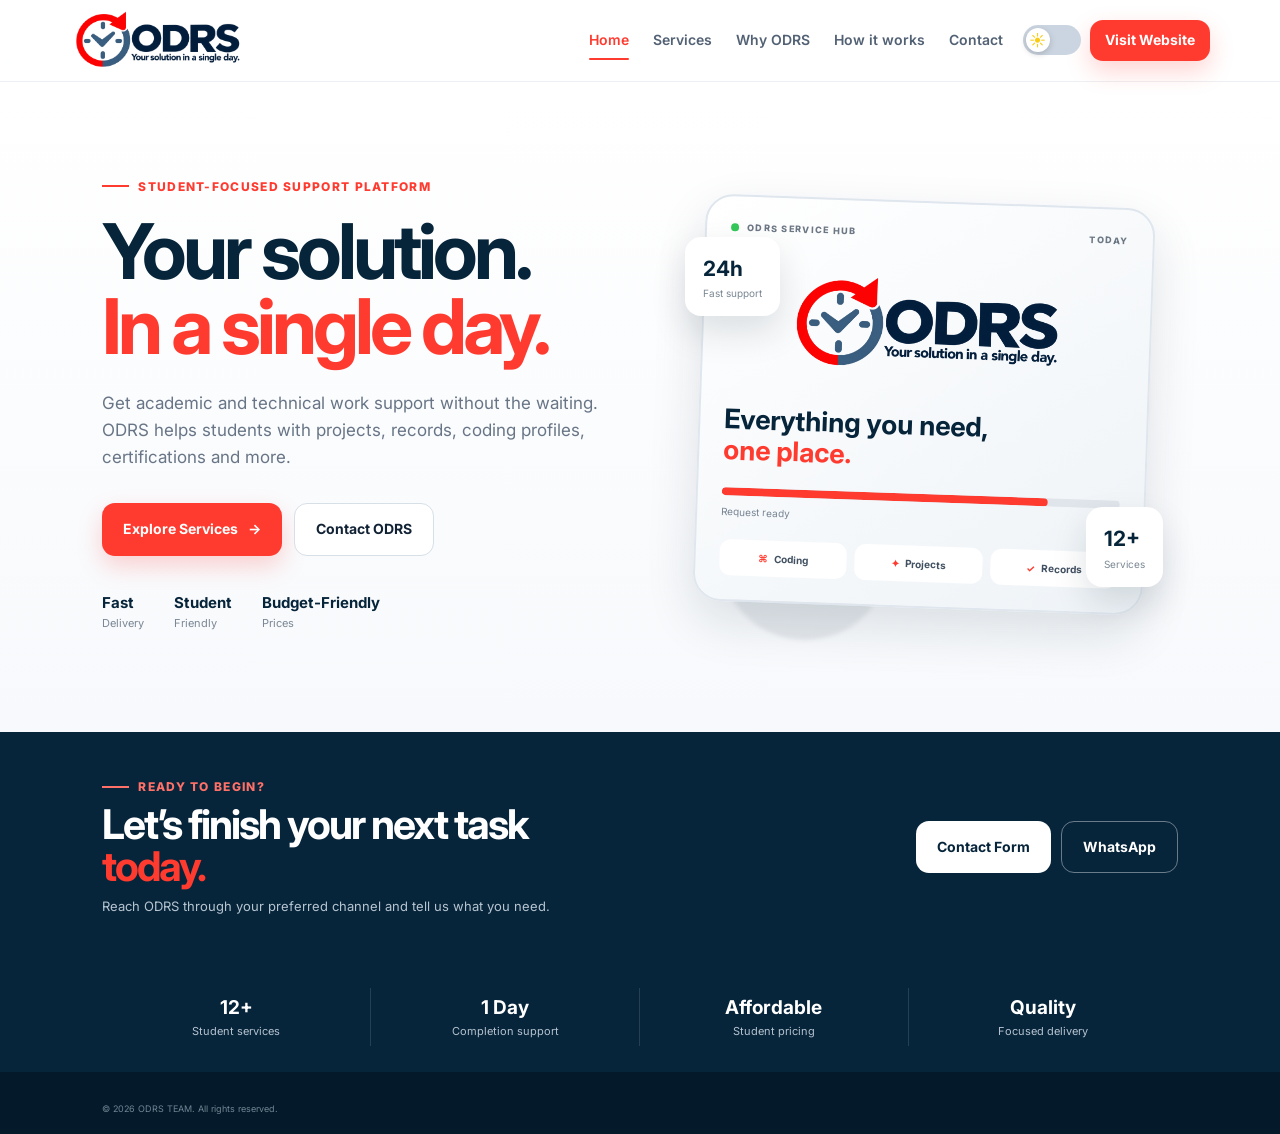
<file: index.html>
<!DOCTYPE html>
<html lang="en">
<head>
  <meta charset="UTF-8" />
  <meta name="viewport" content="width=device-width, initial-scale=1.0" />
  <meta name="description" content="ODRS Team — fast, affordable academic and technical support for students." />
  <title>ODRS TEAM | Home</title>
  <link rel="icon" href="favicon.ico" />
  <link rel="preconnect" href="https://fonts.googleapis.com">
  <link rel="preconnect" href="https://fonts.gstatic.com" crossorigin>
  <link href="https://fonts.googleapis.com/css2?family=Inter:wght@400;500;600;700;800&display=swap" rel="stylesheet">
  <link rel="stylesheet" href="landing.css" />
</head>
<body>
<!-- ODRS OFFICE CLOSED NOTICE -->
<script>
  const SHOW_ODRS_CLOSED_NOTICE = false;
</script>

<div id="odrsClosedNotice" class="odrs-closed-notice"
     style="display: none;">

  <div class="odrs-closed-content">
    <h1>ODRS OFFICE CLOSED</h1>

    <p>Our office is temporarily closed.</p>

    <img
      src="ODRS Office Closed Sign.png"
      alt="ODRS Office Closed Sign"
      class="odrs-closed-image"
    >

    <p class="odrs-closed-message">
      Thank you for your understanding.
    </p>
  </div>

</div>

<script>
  if (SHOW_ODRS_CLOSED_NOTICE) {
    document.getElementById("odrsClosedNotice").style.display = "flex";
  }
</script>
<!-- END -->
  
  
  <header class="site-header" id="top">
    <a class="brand" href="index.html" aria-label="ODRS home">
      <img src="logo.png" id="headerLogo" alt="ODRS logo" />
    </a>

    <nav class="desktop-nav" aria-label="Main navigation">
      <a href="/services">Services</a>
      <a href="/why-odrs">Why ODRS</a>
      <a href="/how-it-works">How it works</a>
      <a href="/contact">Contact</a>
    </nav>

    <div class="header-actions">
      <!-- Dark Mode -->
      <button class="theme-toggle" id="themeToggle" aria-label="Toggle dark mode">
      <span class="toggle-circle"></span>
    </button>
      <!-- Login -->
      <a class="btn btn-primary btn-small"
         href="https://odrs-company-io.vercel.app/home">
         Visit Website
      </a>
      <!-- Mobile Menu -->
      <button class="menu-toggle" id="menuToggle" aria-label="Open menu">☰</button>
    </div>
  </header>

  <main>
    <section class="hero">
      <div class="hero-copy reveal">
        <div class="eyebrow"><span></span>Student-focused support platform</div>
        <h1>Your solution.<br><em>In a single day.</em></h1>
        <p>Get academic and technical work support without the waiting. ODRS helps students with projects, records, coding profiles, certifications and more.</p>

        <div class="hero-buttons">
          <a class="btn btn-primary" href="services.html">Explore Services <span>→</span></a>
          <a class="btn btn-ghost" href="contact.html">Contact ODRS</a>
        </div>

        <div class="trust-row">
          <div><strong>Fast</strong><span>Delivery</span></div>
          <div><strong>Student</strong><span>Friendly</span></div>
          <div><strong>Budget-Friendly</strong><span>Prices</span></div>
        </div>
      </div>

      <div class="hero-visual reveal">
        <div class="orb orb-one"></div>
        <div class="orb orb-two"></div>

        <div class="hero-card main-card">
          <div class="card-top">
            <span class="status-dot"></span>
            <span>ODRS SERVICE HUB</span>
            <span class="mini-date">TODAY</span>
          </div>

          <div class="hero-logo-wrap">
            <img src="logo.png" id="heroLogo" alt="ODRS" />
          </div>

          <h3>Everything you need,<br><span>one place.</span></h3>
          <div class="progress"><span style="width:82%"></span></div>
          <div class="progress-label"><span>Request ready</span><b>82%</b></div>

          <div class="mini-services">
            <div><span>⌘</span> Coding</div>
            <div><span>✦</span> Projects</div>
            <div><span>✓</span> Records</div>
          </div>
        </div>

        <div class="floating-card float-a">
          <b>24h</b>
          <span>Fast support</span>
        </div>

        <div class="floating-card float-b">
          <b>12+</b>
          <span>Services</span>
        </div>
      </div>
      
    </section>
    <section class="cta" id="contact">
      <div class="cta-inner reveal">
        <div>
          <div class="eyebrow"><span></span> Ready to begin?</div>
          <h2>Let’s finish your next task<br><em>today.</em></h2>
          <p>Reach ODRS through your preferred channel and tell us what you need.</p>
        </div>

        <div class="cta-actions">
          <a class="btn btn-white" href="https://odrs-contact-form.vercel.app/">Contact Form</a>
          <a class="btn btn-outline-white" href="https://wa.me/918940833101" target="_blank" rel="noopener noreferrer">WhatsApp</a>
        </div>
      </div>
    </section>
    
    <section class="stats-strip">
      <div><strong>12+</strong><span>Student services</span></div>
      <div><strong>1 Day</strong><span>Completion support</span></div>
      <div><strong>Affordable</strong><span>Student pricing</span></div>
      <div><strong>Quality</strong><span>Focused delivery</span></div>
    </section>
  </main>

  <footer class="footer">
    <p class="copyright">© 2026 ODRS TEAM. All rights reserved.</p>
  </footer>
  
  
  
<script src="script.js"></script>
</body>
</html>
</file>
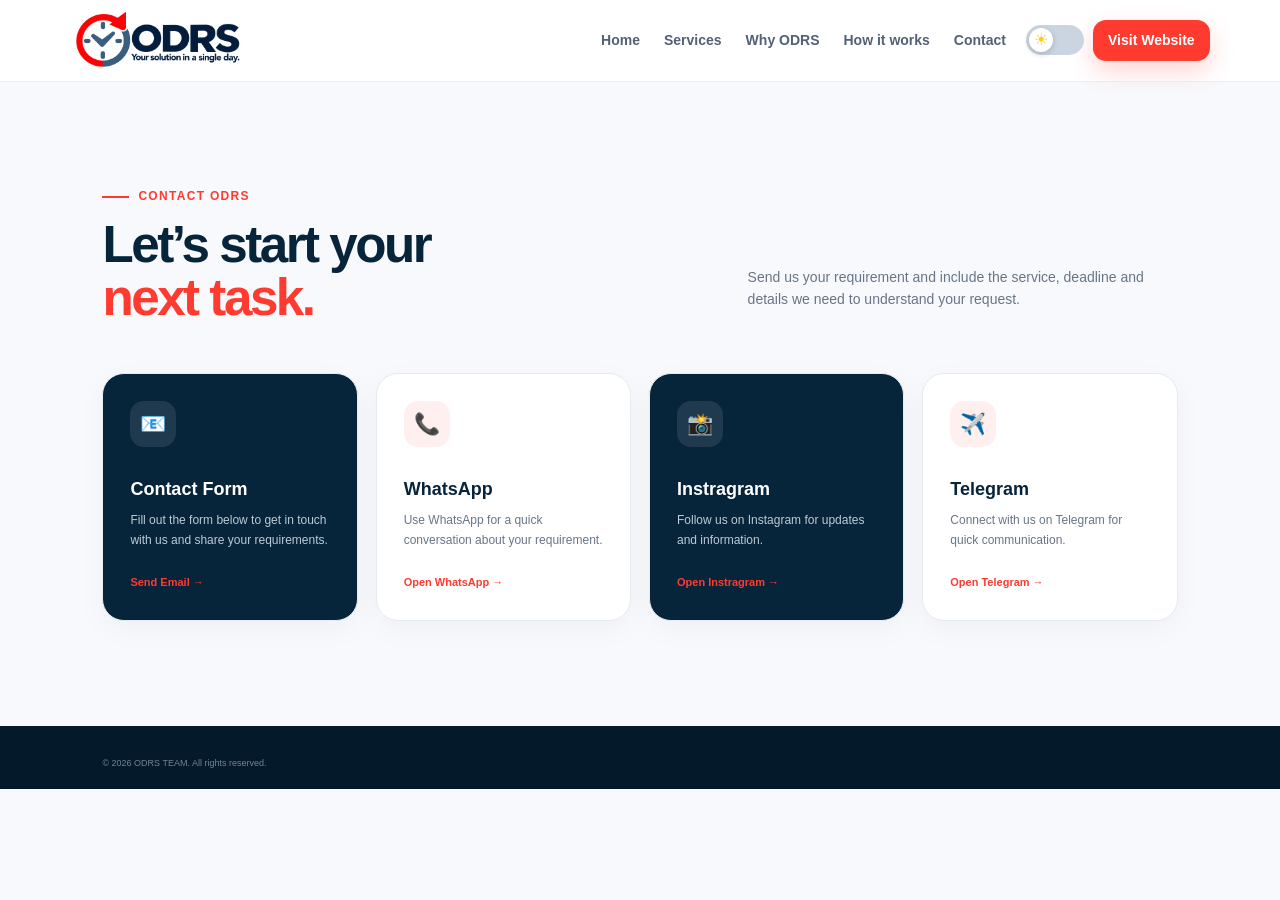
<file: contact.html>
<!DOCTYPE html>
<html lang="en">
<head><meta charset="UTF-8"/><meta name="viewport" content="width=device-width, initial-scale=1.0"/><meta name="description" content="Contact ODRS TEAM for student academic and technical support."/><title>ODRS TEAM | Contact</title><link rel="icon" href="favicon.ico"/><link rel="stylesheet" href="landing.css" /></head>
<body>
<header class="site-header" id="top">
  <a class="brand" href="index.html" aria-label="ODRS home">
    <img src="logo.png" id="headerLogo" alt="ODRS logo" />
  </a>
  <nav class="desktop-nav" aria-label="Main navigation">
    <a href="/services">Services</a>
    <a href="/why-odrs">Why ODRS</a>
    <a href="/how-it-works">How it works</a>
    <a href="/contact" aria-current="page">Contact</a>
  </nav><div class="header-actions">
    <button class="theme-toggle" id="themeToggle" aria-label="Toggle dark mode">
      <span class="toggle-circle"></span>
    </button>
    <a class="btn btn-primary btn-small" href="https://odrs-company-io.vercel.app/home">Visit Website</a>
    <button class="menu-toggle" id="menuToggle" aria-label="Open menu">☰</button>
  </div>
</header>
<main><section class="section"><div class="section-heading reveal"><div><div class="eyebrow"><span></span> Contact ODRS</div><h2>Let’s start your<br><em>next task.</em></h2></div><p>Send us your requirement and include the service, deadline and details we need to understand your request.</p></div>
<div class="service-grid"><article class="service-card featured reveal"><div class="service-icon">📧</div><h3>Contact Form</h3><p>Fill out the form below to get in touch with us and share your requirements.</p><a href="https://odrs-contact-form.vercel.app/">Send Email →</a></article><article class="service-card reveal"><div class="service-icon">📞</div><h3>WhatsApp</h3><p>Use WhatsApp for a quick conversation about your requirement.</p><a href="https://wa.me/918940833101" target="_blank">Open WhatsApp →</a></article><article class="service-card featured reveal"><div class="service-icon">📸</div><h3>Instragram</h3><p>Follow us on Instagram for updates and information.</p><a href="https://www.instagram.com/odrs._.company._?igsh=Y2Nidmp3eGxqczM2" target="_blank">Open Instragram →</a></article><article class="service-card reveal"><div class="service-icon">✈️</div><h3>Telegram</h3><p>Connect with us on Telegram for quick communication.</p><a href="https://t.me/Sethumadhavan505" target="_blank">Open Telegram →</a></article></div>
</section>
</main>
<footer class="footer"><p class="copyright">© 2026 ODRS TEAM. All rights reserved.</p></footer>

<script src="script.js"></script>
</body>
</html>
</file>
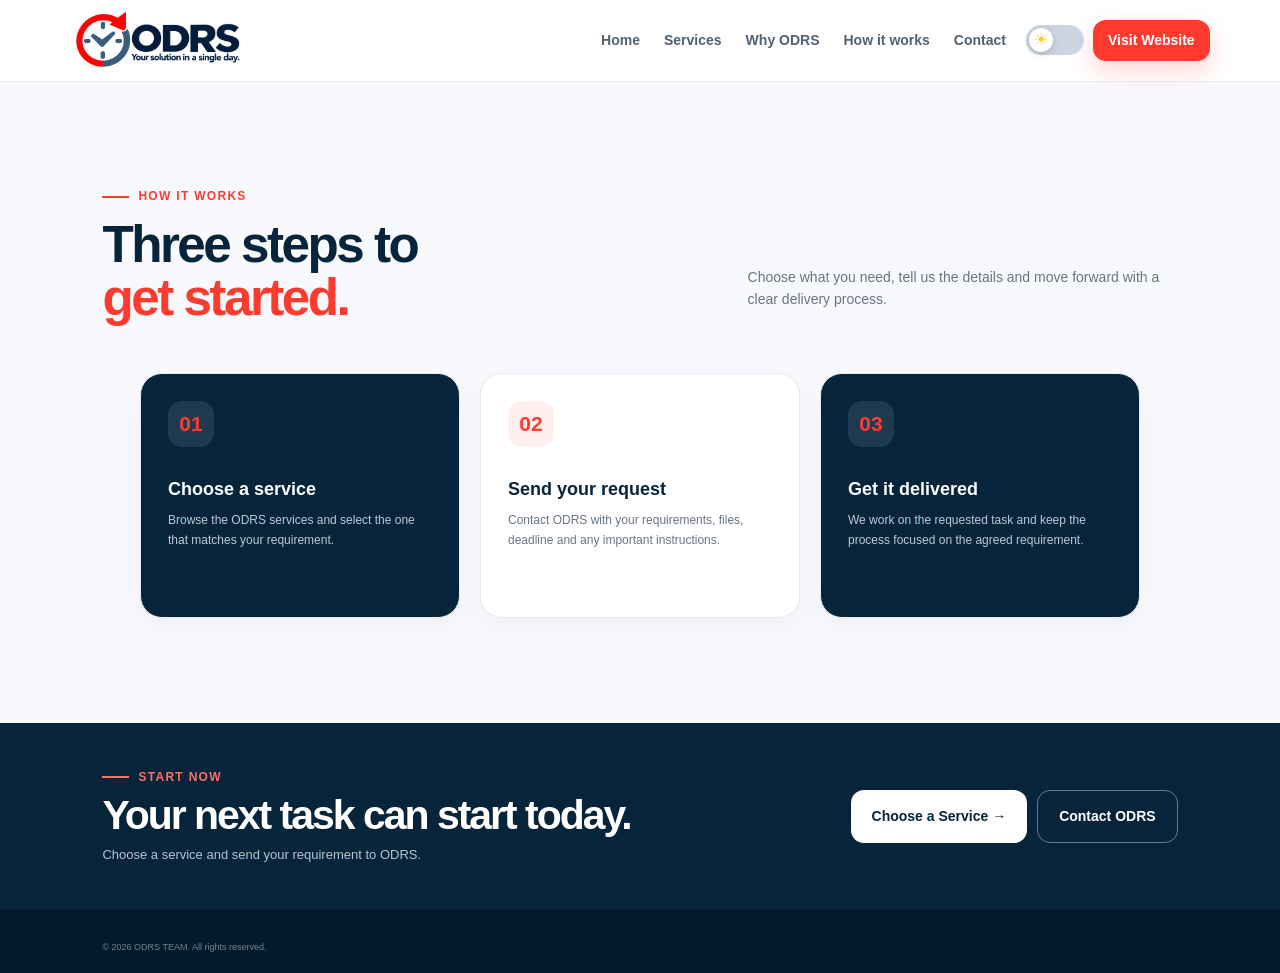
<file: how-it-works.html>
<!DOCTYPE html>
<html lang="en">
<head><meta charset="UTF-8"/><meta name="viewport" content="width=device-width, initial-scale=1.0"/><meta name="description" content="How ODRS works for students."/><title>ODRS TEAM | How it Works</title><link rel="icon" href="favicon.ico"/><link rel="stylesheet" href="landing.css" /></head>
<body>
<header class="site-header" id="top">
  <a class="brand" href="index.html" aria-label="ODRS home">
    <img src="logo.png" id="headerLogo" alt="ODRS logo" />
  </a>
  <nav class="desktop-nav" aria-label="Main navigation">
    <a href="/services">Services</a>
    <a href="/why-odrs">Why ODRS</a>
    <a href="/how-it-works" aria-current="page">How it works</a>
    <a href="/contact">Contact</a>
  </nav>
  <div class="header-actions">
    <button class="theme-toggle" id="themeToggle" aria-label="Toggle dark mode">
      <span class="toggle-circle"></span>
    </button>
    <a class="btn btn-primary btn-small" href="https://odrs-company-io.vercel.app/home">Visit Website</a>
    <button class="menu-toggle" id="menuToggle" aria-label="Open menu">☰</button>
  </div>
</header>
<main>
<section class="section"><div class="section-heading reveal"><div><div class="eyebrow"><span></span> How it works</div><h2>Three steps to<br><em>get started.</em></h2></div><p>Choose what you need, tell us the details and move forward with a clear delivery process.</p></div>  
<div class="steps"><article class="service-card featured reveal"><div class="service-icon">01</div><h3>Choose a service</h3><p>Browse the ODRS services and select the one that matches your requirement.</p></article><article class="service-card reveal"><div class="service-icon">02</div><h3>Send your request</h3><p>Contact ODRS with your requirements, files, deadline and any important instructions.</p></article><article class="service-card featured reveal"><div class="service-icon">03</div><h3>Get it delivered</h3><p>We work on the requested task and keep the process focused on the agreed requirement.</p></article></div></section>
<section class="cta"><div class="cta-inner reveal"><div><div class="eyebrow"><span></span> Start now</div><h2>Your next task can start today.</h2><p>Choose a service and send your requirement to ODRS.</p></div><div class="cta-actions"><a class="btn btn-white" href="services.html">Choose a Service →</a><a class="btn btn-outline-white" href="contact.html">Contact ODRS</a></div></div></section>
</main>
<footer class="footer"><p class="copyright">© 2026 ODRS TEAM. All rights reserved.</p></footer>

<script src="script.js"></script>
</body>
</html>
</file>
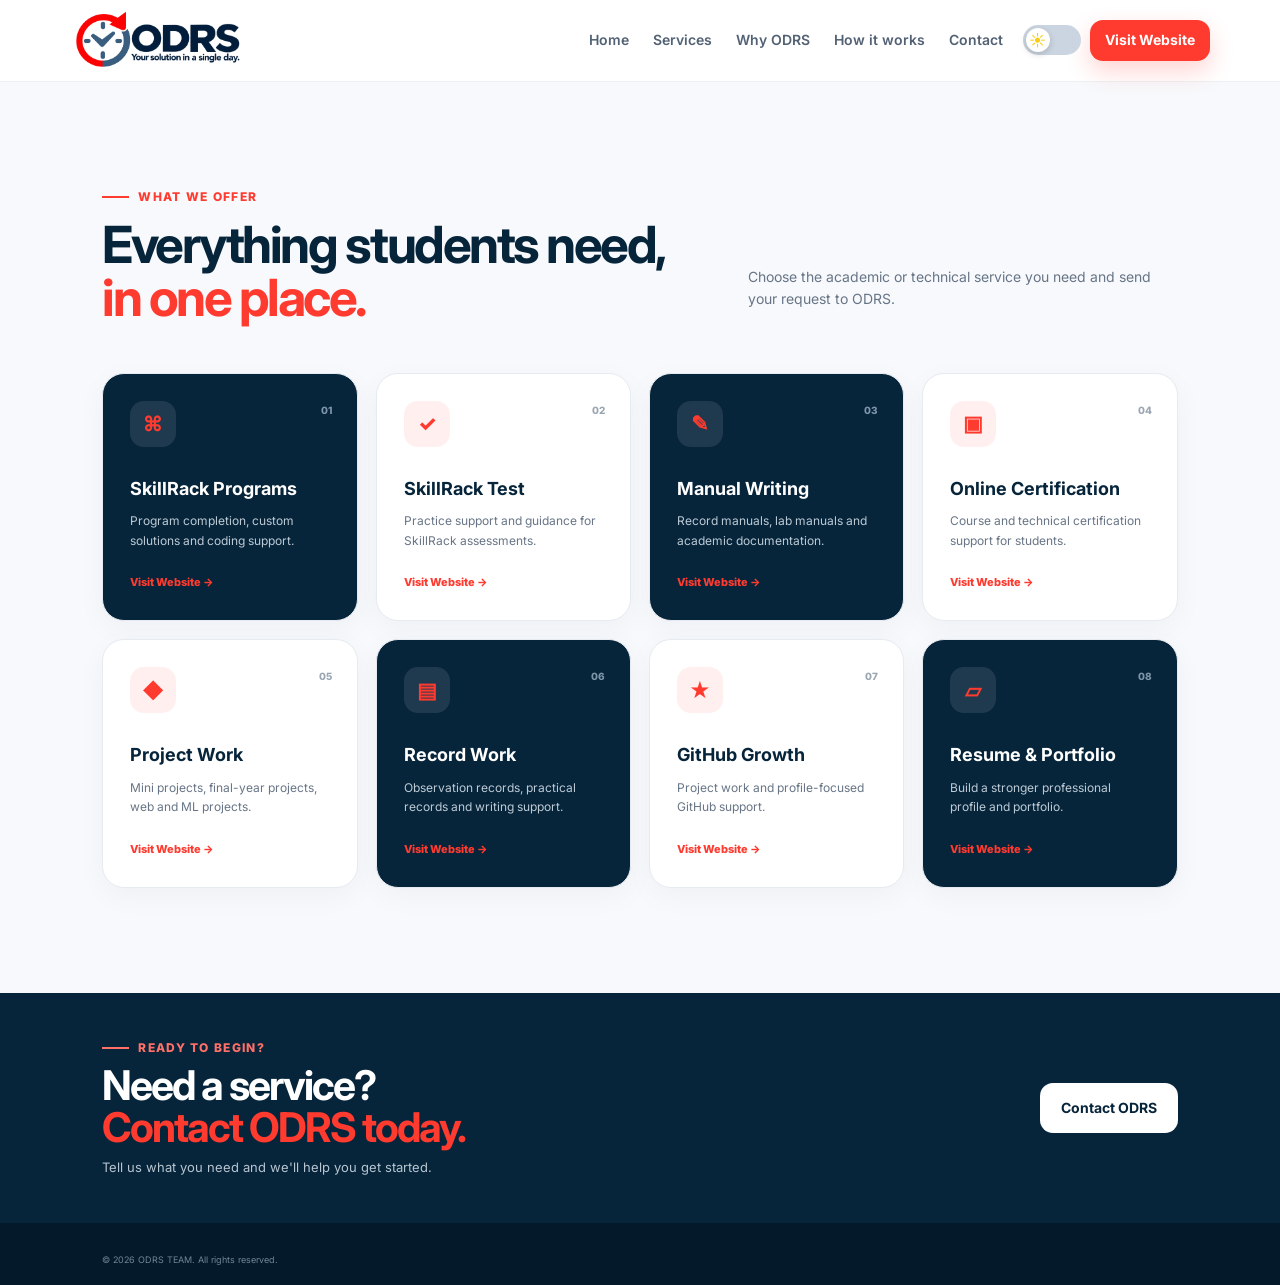
<file: services.html>
<!DOCTYPE html>
<html lang="en">
<head>
  <meta charset="UTF-8" />
  <meta name="viewport" content="width=device-width, initial-scale=1.0" />
  <meta name="description" content="ODRS Services — academic and technical support for students." />
  <title>ODRS TEAM | Services</title>
  <link rel="icon" href="favicon.ico" />
  <link rel="preconnect" href="https://fonts.googleapis.com">
  <link rel="preconnect" href="https://fonts.gstatic.com" crossorigin>
  <link href="https://fonts.googleapis.com/css2?family=Inter:wght@400;500;600;700;800&display=swap" rel="stylesheet">
  <link rel="stylesheet" href="landing.css" />
</head>
<body>
<header class="site-header" id="top">
  <a class="brand" href="index.html" aria-label="ODRS home">
    <img src="logo.png" id="headerLogo" alt="ODRS logo" />
  </a>
  <nav class="desktop-nav" aria-label="Main navigation">
    <a href="/services">Services</a>
    <a href="/why-odrs">Why ODRS</a>
    <a href="/how-it-works">How it works</a>
    <a href="/contact">Contact</a>
  </nav>
  <div class="header-actions">
    <button class="theme-toggle" id="themeToggle" aria-label="Toggle dark mode"><span class="toggle-circle"></span></button>
    <a class="btn btn-primary btn-small" href="https://odrs-company-io.vercel.app/home">Visit Website</a>
    <button class="menu-toggle" id="menuToggle" aria-label="Open menu">☰</button>
  </div>
</header>

<main>
<section class="section">
  <div class="section-heading reveal">
    <div>
      <div class="eyebrow"><span></span> What we offer</div>
      <h2>Everything students need,<br><em>in one place.</em></h2>
    </div>
    <p>Choose the academic or technical service you need and send your request to ODRS.</p>
  </div>

  <div class="service-grid">
    <article class="service-card featured reveal"><div class="service-icon">⌘</div><span class="service-no">01</span><h3>SkillRack Programs</h3><p>Program completion, custom solutions and coding support.</p><a href="https://odrs-company-io.vercel.app/home">Visit Website →</a></article>
    <article class="service-card reveal"><div class="service-icon">✓</div><span class="service-no">02</span><h3>SkillRack Test</h3><p>Practice support and guidance for SkillRack assessments.</p><a href="https://odrs-company-io.vercel.app/home">Visit Website →</a></article>
    <article class="service-card featured reveal"><div class="service-icon">✎</div><span class="service-no">03</span><h3>Manual Writing</h3><p>Record manuals, lab manuals and academic documentation.</p><a href="https://odrs-company-io.vercel.app/home">Visit Website →</a></article>
    <article class="service-card reveal"><div class="service-icon">▣</div><span class="service-no">04</span><h3>Online Certification</h3><p>Course and technical certification support for students.</p><a href="https://odrs-company-io.vercel.app/home">Visit Website →</a></article>
    <article class="service-card reveal"><div class="service-icon">◆</div><span class="service-no">05</span><h3>Project Work</h3><p>Mini projects, final-year projects, web and ML projects.</p><a href="https://odrs-company-io.vercel.app/home">Visit Website →</a></article>
    <article class="service-card featured reveal"><div class="service-icon">▤</div><span class="service-no">06</span><h3>Record Work</h3><p>Observation records, practical records and writing support.</p><a href="https://odrs-company-io.vercel.app/home">Visit Website →</a></article>
    <article class="service-card reveal"><div class="service-icon">★</div><span class="service-no">07</span><h3>GitHub Growth</h3><p>Project work and profile-focused GitHub support.</p><a href="https://odrs-company-io.vercel.app/home">Visit Website →</a></article>
    <article class="service-card featured reveal"><div class="service-icon">▱</div><span class="service-no">08</span><h3>Resume &amp; Portfolio</h3><p>Build a stronger professional profile and portfolio.</p><a href="https://odrs-company-io.vercel.app/home">Visit Website →</a></article>
  </div>
</section>

<section class="cta">
  <div class="cta-inner reveal">
    <div><div class="eyebrow"><span></span> Ready to begin?</div><h2>Need a service?<br><em>Contact ODRS today.</em></h2><p>Tell us what you need and we'll help you get started.</p></div>
    <div class="cta-actions"><a class="btn btn-white" href="contact.html">Contact ODRS</a></div>
  </div>
</section>
</main>

<footer class="footer">
  <p class="copyright">© 2026 ODRS TEAM. All rights reserved.</p>
</footer>

<script src="script.js"></script>
</body>
</html>
</file>
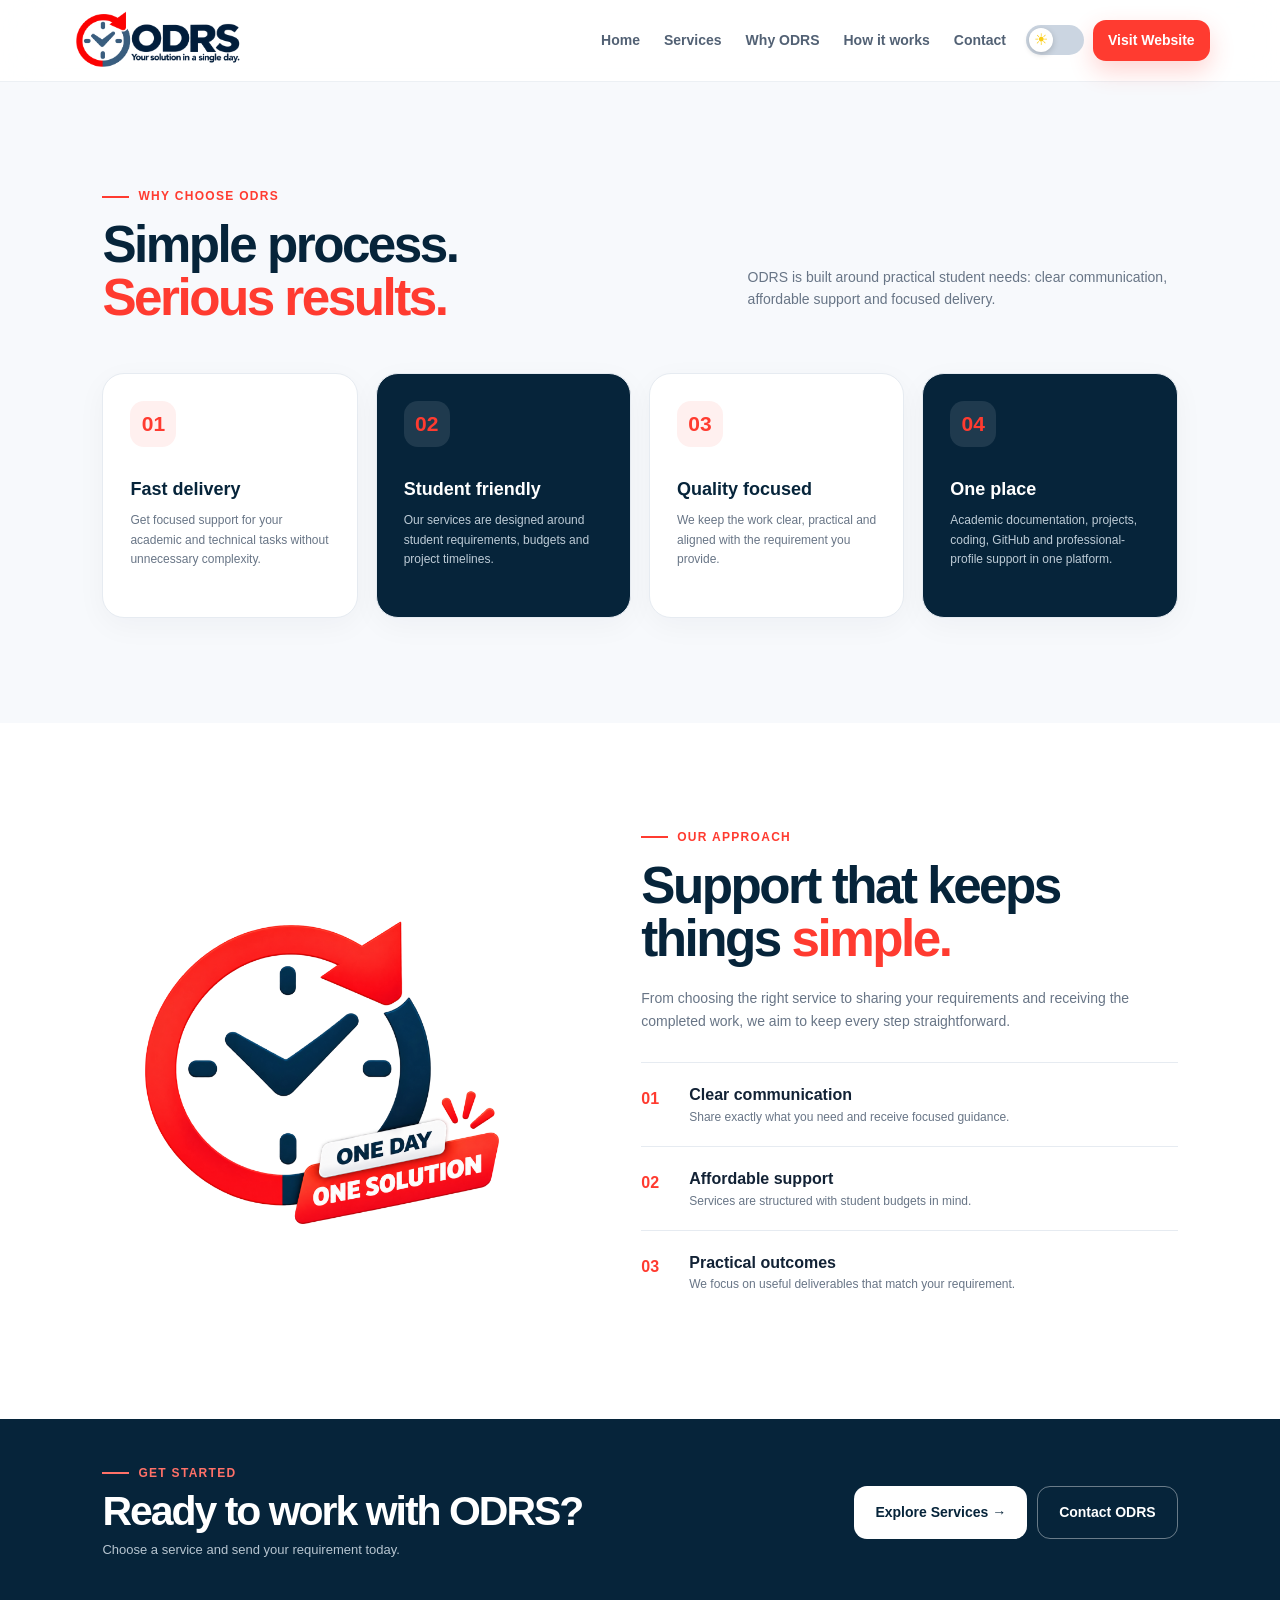
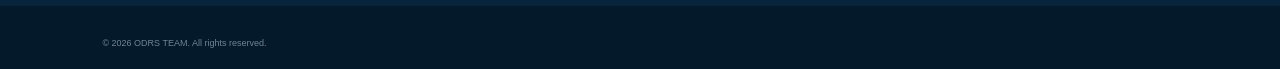
<file: why-odrs.html>
<!DOCTYPE html>
<html lang="en">
<head>
  <meta charset="UTF-8" />
  <meta name="viewport" content="width=device-width, initial-scale=1.0" />
  <meta name="description" content="Why choose ODRS for student academic and technical support." />
  <title>ODRS TEAM | Why ODRS</title>
  <link rel="icon" href="favicon.ico" />
  <link rel="stylesheet" href="landing.css" />
</head>
<body>
<header class="site-header" id="top">
  <a class="brand" href="index.html" aria-label="ODRS home">
    <img src="logo.png" id="headerLogo" alt="ODRS logo" />
  </a>
  <nav class="desktop-nav" aria-label="Main navigation">
    <a href="/services">Services</a>
    <a href="/why-odrs" aria-current="page">Why ODRS</a>
    <a href="/how-it-works">How it works</a>
    <a href="/contact">Contact</a>
  </nav>
  <div class="header-actions">
    <button class="theme-toggle" id="themeToggle" aria-label="Toggle dark mode">
      <span class="toggle-circle"></span>
    </button>
    <a class="btn btn-primary btn-small" href="https://odrs-company-io.vercel.app/home">Visit Website</a>
    <button class="menu-toggle" id="menuToggle" aria-label="Open menu">☰</button>
  </div>
</header>
<main>
<section class="section">
  <div class="section-heading reveal"><div><div class="eyebrow"><span></span> Why choose ODRS</div><h2>Simple process.<br><em>Serious results.</em></h2></div><p>ODRS is built around practical student needs: clear communication, affordable support and focused delivery.</p></div>
  <div class="service-grid">
    <article class="service-card reveal"><div class="service-icon">01</div><h3>Fast delivery</h3><p>Get focused support for your academic and technical tasks without unnecessary complexity.</p></article>
    <article class="service-card featured reveal"><div class="service-icon">02</div><h3>Student friendly</h3><p>Our services are designed around student requirements, budgets and project timelines.</p></article>
    <article class="service-card reveal"><div class="service-icon">03</div><h3>Quality focused</h3><p>We keep the work clear, practical and aligned with the requirement you provide.</p></article>
    <article class="service-card featured reveal"><div class="service-icon">04</div><h3>One place</h3><p>Academic documentation, projects, coding, GitHub and professional-profile support in one platform.</p></article>
  </div>
</section>
  
<section class="section why">
  <div class="why-visual">

  <img src="brand.png" id="whyLogo" alt="ODRS Logo" class="why-logo">

</div>
  <div class="why-copy reveal"><div class="eyebrow"><span></span> Our approach</div><h2>Support that keeps things <em>simple.</em></h2><p>From choosing the right service to sharing your requirements and receiving the completed work, we aim to keep every step straightforward.</p>
    <div class="benefits">
      <div class="benefit">
        <span>01</span>
        <div>
          <strong>Clear communication</strong>
          <p>Share exactly what you need and receive focused guidance.</p>
        </div>
      </div>
      <div class="benefit">
        <span>02</span>
        <div>
          <strong>Affordable support</strong>
          <p>Services are structured with student budgets in mind.</p>
        </div>
      </div>
      <div class="benefit">
        <span>03</span>
        <div>
          <strong>Practical outcomes</strong>
          <p>We focus on useful deliverables that match your requirement.</p>
        </div>
      </div>
    </div>
  </div>
</section>
<section class="cta"><div class="cta-inner reveal"><div><div class="eyebrow"><span></span> Get started</div><h2>Ready to work with ODRS?</h2><p>Choose a service and send your requirement today.</p></div><div class="cta-actions"><a class="btn btn-white" href="services.html">Explore Services →</a><a class="btn btn-outline-white" href="contact.html">Contact ODRS</a></div></div></section>
</main>
<footer class="footer"><p class="copyright">© 2026 ODRS TEAM. All rights reserved.</p></footer>

<script src="script.js"></script>
</body>
</html>
</file>
<file: landing.css>
:root {
  --navy: #06243a;
  --navy2: #0b314c;
  --red: #ff3b30;
  --red2: #ff5b52;
  --ink: #122235;
  --muted: #687586;
  --bg: #f7f9fc;
  --card: #fff;
  --line: #e6ebf1;
  --shadow: 0 22px 55px rgba(8, 31, 49, 0.11);
  --radius: 22px;
}

* {
  box-sizing: border-box;
}

html {
  scroll-behavior: smooth;
}

body {
  margin: 0;
  font-family: Inter, Arial, sans-serif;
  color: var(--ink);
  background: var(--bg);
  line-height: 1.6;
}

a {
  text-decoration: none;
  color: inherit;
}

button {
  font: inherit;
}

/* =========================
   HEADER
========================= */

.site-header {
  position: sticky;
  top: 0;
  z-index: 50;
  height: 82px;
  display: flex;
  align-items: center;
  justify-content: space-between;
  padding: 0 5.5%;
  background: rgba(255, 255, 255, 0.9);
  backdrop-filter: blur(18px);
  border-bottom: 1px solid rgba(230, 235, 241, 0.75);
}

.brand img {
  width: 175px;
  height: auto;
  display: block;
}

.desktop-nav {
  display: flex;
  gap: 24px;
  margin-left: auto;
  margin-right: 20px;
}

.desktop-nav a {
  font-size: 14px;
  font-weight: 600;
  color: #526174;
  transition: 0.2s;
}

.desktop-nav a:hover {
  color: var(--red);
}

.header-actions {
  display: flex;
  align-items: center;
  gap: 9px;
}

.menu-toggle {
  display: none;
  border: 0;
  background: transparent;
  cursor: pointer;
  font-size: 25px;
  padding: 0;
}

/* =========================
   BUTTONS
========================= */

.btn {
  display: inline-flex;
  align-items: center;
  justify-content: center;
  gap: 10px;
  border-radius: 13px;
  padding: 14px 21px;
  font-weight: 700;
  font-size: 14px;
  transition:
    transform 0.2s,
    box-shadow 0.2s,
    background 0.2s;
}

.btn:hover {
  transform: translateY(-2px);
}

.btn-primary {
  background: var(--red);
  color: #fff;
  box-shadow: 0 10px 25px rgba(255, 59, 48, 0.22);
}

.btn-primary:hover {
  background: #ed2d23;
}

.btn-small {
  padding: 9px 15px;
}

.btn-ghost {
  border: 1px solid #d7dfe7;
  background: #fff;
}

.btn-white {
  background: #fff;
  color: var(--navy);
}

.btn-outline-white {
  border: 1px solid rgba(255, 255, 255, 0.4);
  color: #fff;
}

/* =========================
   HERO
========================= */

.hero {
  min-height: 650px;
  display: grid;
  grid-template-columns: 1.02fr 0.98fr;
  align-items: center;
  gap: 40px;
  padding: 70px 8% 75px;
  overflow: hidden;
  background: linear-gradient(180deg, #fff 0%, #f7f9fc 100%);
}

.eyebrow {
  display: flex;
  align-items: center;
  gap: 9px;
  color: var(--red);
  font-size: 12px;
  font-weight: 800;
  letter-spacing: 1.3px;
  text-transform: uppercase;
}

.eyebrow span {
  width: 27px;
  height: 2px;
  background: var(--red);
  display: inline-block;
}

.hero h1 {
  font-size: clamp(48px, 6vw, 82px);
  line-height: 0.98;
  letter-spacing: -4px;
  margin: 18px 0 25px;
  color: var(--navy);
}

em {
  font-style: normal;
  color: var(--red);
}

.hero-copy > p {
  max-width: 590px;
  color: var(--muted);
  font-size: 17px;
}

.hero-buttons {
  display: flex;
  gap: 12px;
  margin: 32px 0;
}

.trust-row {
  display: flex;
  gap: 30px;
  margin-top: 35px;
}

.trust-row div {
  display: flex;
  flex-direction: column;
}

.trust-row strong {
  font-size: 15px;
  color: var(--navy);
}

.trust-row span {
  font-size: 11px;
  color: #7b8795;
}

/* =========================
   HERO VISUAL
========================= */

.hero-visual {
  height: 480px;
  position: relative;
  display: flex;
  align-items: center;
  justify-content: center;
}

.orb {
  position: absolute;
  border-radius: 50%;
  filter: blur(2px);
}

.orb-one {
  width: 360px;
  height: 360px;
  background: rgba(255, 59, 48, 0.09);
  top: 50px;
  right: 30px;
}

.orb-two {
  width: 170px;
  height: 170px;
  background: rgba(6, 36, 58, 0.08);
  bottom: 5px;
  left: 50px;
}

.hero-card {
  position: relative;
  z-index: 2;
}

.main-card {
  width: min(450px, 90%);
  padding: 24px;
  border: 2px solid #dfe6ee;
  border-radius: 28px;
  background: linear-gradient(145deg, #fff, #eef3f7);
  box-shadow: 0 20px 50px rgba(8, 31, 49, 0.12);
  transform: rotate(2deg);
}

.card-top {
  display: flex;
  align-items: center;
  gap: 8px;
  font-size: 9px;
  font-weight: 800;
  letter-spacing: 1.3px;
  color: #6d7885;
}

.status-dot {
  width: 8px;
  height: 8px;
  border-radius: 50%;
  background: #35c759;
}

.mini-date {
  margin-left: auto;
}

.hero-logo-wrap {
  height: 145px;
  display: flex;
  align-items: center;
  justify-content: center;
  margin: 12px 0;
}

.hero-logo-wrap img {
  width: 280px;
  max-width: 90%;
  height: auto;
}

.main-card h3 {
  font-size: 27px;
  line-height: 1.15;
  color: var(--navy);
  margin: 8px 0 22px;
}

.main-card h3 span {
  color: var(--red);
}

.progress {
  height: 8px;
  border-radius: 20px;
  background: #dfe5ea;
  overflow: hidden;
}

.progress span {
  height: 100%;
  display: block;
  background: var(--red);
  border-radius: 20px;
}

.progress-label {
  display: flex;
  justify-content: space-between;
  margin: 8px 0 20px;
  font-size: 10px;
  color: #788493;
}

.mini-services {
  display: grid;
  grid-template-columns: repeat(3, 1fr);
  gap: 8px;
}

.mini-services div {
  padding: 10px 8px;
  background: #fff;
  border-radius: 11px;
  font-size: 10px;
  font-weight: 700;
  color: #425162;
  text-align: center;
}

.mini-services span {
  color: var(--red);
  margin-right: 4px;
}

/* =========================
   FLOATING CARDS
========================= */

.floating-card {
  position: absolute;
  z-index: 4;
  padding: 15px 18px;
  border-radius: 16px;
  background: #fff;
  box-shadow: 0 16px 35px rgba(8, 31, 49, 0.13);
  display: flex;
  flex-direction: column;
}

.floating-card b {
  font-size: 21px;
  color: var(--navy);
}

.floating-card span {
  font-size: 10px;
  color: #7a8793;
}

.float-a {
  top: 72px;
  left: 15px;
}

.float-b {
  bottom: 58px;
  right: 15px;
}

/* =========================
   STATS
========================= */

.stats-strip {
  display: grid;
  grid-template-columns: repeat(4, 1fr);
  padding: 26px 8%;
  background: var(--navy);
  color: #fff;
}

.stats-strip div {
  padding: 5px 25px;
  border-right: 1px solid rgba(255, 255, 255, 0.13);
  display: flex;
  flex-direction: column;
  align-items: center;
}

.stats-strip div:last-child {
  border: 0;
}

.stats-strip strong {
  font-size: 19px;
}

.stats-strip span {
  font-size: 11px;
  color: #b6c3cf;
}

/* =========================
   GENERAL SECTIONS
========================= */

.section {
  padding: 105px 8%;
}

.section-heading {
  display: flex;
  justify-content: space-between;
  align-items: end;
  gap: 40px;
  margin-bottom: 48px;
}

.section-heading h2,
.why-copy h2 {
  font-size: clamp(35px, 4vw, 54px);
  line-height: 1.04;
  letter-spacing: -2.5px;
  margin: 12px 0 0;
  color: var(--navy);
}

.section-heading > p {
  max-width: 430px;
  color: var(--muted);
  font-size: 14px;
}

/* =========================
   SERVICES
========================= */

.service-grid {
  display: grid;
  grid-template-columns: repeat(4, 1fr);
  gap: 18px;
}

.service-card {
  min-height: 245px;
  position: relative;
  padding: 27px;
  border-radius: var(--radius);
  background: var(--card);
  border: 1px solid var(--line);
  box-shadow: 0 8px 30px rgba(8, 31, 49, 0.04);
  transition: 0.25s;
  overflow: hidden;
}

.service-card:hover {
  transform: translateY(-6px);
  box-shadow: var(--shadow);
  border-color: #dce4eb;
}

.service-card.featured {
  background: var(--navy);
  color: #fff;
}

.service-card.featured h3,
.service-card.featured p {
  color: #fff;
}

.service-card.featured p {
  color: #bdcbd6;
}

.service-icon {
  width: 46px;
  height: 46px;
  display: flex;
  align-items: center;
  justify-content: center;
  border-radius: 14px;
  background: #fff0ef;
  color: var(--red);
  font-size: 21px;
  font-weight: 800;
}

.featured .service-icon {
  background: rgba(255, 255, 255, 0.1);
}

.service-no {
  position: absolute;
  right: 25px;
  top: 28px;
  font-size: 10px;
  font-weight: 800;
  color: #9aa6b2;
}

.featured .service-no {
  color: #7e96a9;
}

.service-card h3 {
  margin: 28px 0 8px;
  font-size: 18px;
  color: var(--navy);
}

.service-card p {
  font-size: 12px;
  color: var(--muted);
  margin: 0 0 18px;
}

.service-card a {
  font-size: 11px;
  font-weight: 800;
  color: var(--red);
}

/* =========================
   WHY SECTION
========================= */

.why {
  display: grid;
  grid-template-columns: 0.9fr 1.1fr;
  align-items: center;
  gap: 100px;
  background: #fff;
}

.why-visual {
  min-height: 470px;
  position: relative;
  display: flex;
  align-items: center;
  justify-content: center;
}

.why-logo {
  width: 390px;
  height: 390px;
  object-fit: contain;
  display: block;
}

.why-badge {
  position: absolute;
  right: 3%;
  bottom: 45px;
  z-index: 5;

  display: flex;
  flex-direction: column;
  align-items: center;

  padding: 10px 22px 12px;
  border-radius: 8px;

  background: var(--red);
  color: #fff;

  transform: rotate(-6deg);

  box-shadow: 0 14px 28px rgba(255, 59, 48, 0.28);
}

/* ONE DAY */
.why-badge small {
  background: #fff;
  color: var(--navy);

  padding: 5px 18px;
  border-radius: 6px;

  font-size: 12px;
  font-weight: 800;
  letter-spacing: 1px;

  margin-bottom: 3px;

  transform: rotate(2deg);
}

/* ONE SOLUTION */
.why-badge strong {
  font-size: 20px;
  font-weight: 900;
  letter-spacing: -0.5px;
  white-space: nowrap;
}

.why-copy > p {
  max-width: 560px;
  color: var(--muted);
  font-size: 14px;
  margin: 22px 0 30px;
}

.benefit {
  display: flex;
  gap: 22px;
  padding: 19px 0;
  border-top: 1px solid var(--line);
}

.benefit > span {
  font-size: 11px;
  font-weight: 800;
  color: var(--red);
  padding-top: 4px;
}

.benefit h3 {
  margin: 0 0 3px;
  font-size: 15px;
  color: var(--navy);
}

.benefit p {
  margin: 0;
  font-size: 12px;
  color: var(--muted);
}

/* =========================
   CENTERED SECTION
========================= */

.centered {
  display: block;
  text-align: center;
}

.centered .eyebrow {
  justify-content: center;
}

.centered > p {
  margin: 18px auto 0;
}

/* =========================
   PROCESS
========================= */

.process {
  background: var(--bg);
}

.steps {
  display: grid;
  grid-template-columns: repeat(3, 1fr);
  gap: 20px;
  max-width: 1000px;
  margin: auto;
}

.step {
  position: relative;
  padding: 35px;
  border-radius: 20px;
  background: #fff;
  border: 1px solid var(--line);
}

.step span {
  font-size: 11px;
  font-weight: 800;
  color: var(--red);
}

.step h3 {
  color: var(--navy);
  font-size: 18px;
  margin: 28px 0 7px;
}

.step p {
  font-size: 12px;
  color: var(--muted);
  margin: 0;
}

/* =========================
   CTA
========================= */

.cta {
  padding: 45px 8%;
  background: var(--navy);
}

.cta-inner {
  max-width: 1150px;
  margin: auto;
  display: flex;
  align-items: center;
  justify-content: space-between;
  gap: 30px;
}

.cta h2 {
  font-size: clamp(30px, 3.2vw, 45px);
  line-height: 1.02;
  letter-spacing: -2px;
  color: #fff;
  margin: 8px 0;
}

.cta p {
  color: #b7c5d0;
  font-size: 13px;
  margin: 8px 0 0;
}

.cta .eyebrow {
  color: #ff7168;
}

.cta .eyebrow span {
  background: #ff7168;
}

.cta-actions {
  display: flex;
  gap: 10px;
}

/* =========================
   FOOTER
========================= */

.footer {
  padding: 25px 8% 18px;
  background: #041a2a;
  color: #fff;
  display: grid;
  grid-template-columns: 1fr 1fr;
  gap: 20px;
}

.footer-brand img {
  width: 110px;
  filter: brightness(0) invert(1);
  opacity: 0.95;
}

.footer-brand p {
  font-size: 10px;
  color: #9caebb;
}

.footer-links {
  display: flex;
  justify-content: flex-end;
  align-items: start;
  gap: 20px;
  flex-wrap: wrap;
}

.footer-links a {
  font-size: 10px;
  color: #b8c5d0;
}

.copyright {
  grid-column: 1 / -1;
  border-top: none;
  padding-top: 5px;
  margin: 0;
  color: #718594;
  font-size: 9px;
}

/* =========================
   ANIMATION
========================= */

.reveal {
  opacity: 0;
  transform: translateY(24px);
  transition:
    opacity 0.7s ease,
    transform 0.7s ease;
}

.reveal.visible {
  opacity: 1;
  transform: none;
}

/* =========================
   DARK MODE
========================= */

body.dark {
  --bg: #081723;
  --card: #0e2434;
  --ink: #edf4f8;
  --muted: #9badba;
  --line: #1c3445;
}

body.dark .site-header {
  background: rgba(6, 24, 36, 0.9);
  border-color: #1c3445;
}

body.dark .desktop-nav a,
body.dark .theme-toggle {
  color: #bdcbd4;
}

body.dark .hero {
  background: linear-gradient(180deg, #071a28, #081723);
}

body.dark .btn-ghost {
  background: #0e2434;
  color: #fff;
  border-color: #254052;
}

body.dark .main-card {
  background: linear-gradient(145deg, #102b3e, #0a1e2d);
  border: 2px solid #00d4ff;
  box-shadow: 0 0 25px rgba(0, 212, 255, 0.15);
}

body.dark .mini-services div {
  background: #0a1d2c;
  color: #d7e1e7;
}

body.dark .why {
  background: #0b1d2b;
}

/* =========================
   RESPONSIVE — TABLET
========================= */

@media (max-width: 1000px) {
  .desktop-nav {
    gap: 14px;
    margin-right: 10px;
  }

  .hero {
    grid-template-columns: 1fr;
    padding-top: 55px;
  }

  .hero-copy {
    text-align: center;
  }

  .hero-copy .eyebrow,
  .trust-row {
    justify-content: center;
  }

  .hero-copy > p {
    margin-left: auto;
    margin-right: auto;
  }

  .hero-buttons {
    justify-content: center;
  }

  .hero-visual {
    height: 430px;
  }

  .service-grid {
    grid-template-columns: repeat(2, 1fr);
  }

  .why {
    grid-template-columns: 1fr;
    gap: 30px;
  }

  .why-visual {
    min-height: 400px;
  }

  .why-copy {
    max-width: 700px;
    margin: auto;
  }

  .cta-inner {
    display: block;
    text-align: center;
  }

  .cta-actions {
    justify-content: center;
    margin-top: 28px;
  }
}

/* =========================
   RESPONSIVE — MOBILE
========================= */

@media (max-width: 700px) {
  .site-header {
    height: 68px;
    padding: 0 5%;
  }

  .desktop-nav {
    display: none;
  }

  .menu-toggle {
    display: block;
  }

  .header-actions .btn {
    display: inline-flex;
    padding: 9px 14px;
    font-size: 13px;
  }

  .theme-toggle {
    display: block;
    width: 58px;
    height: 30px;
  }
  
  .hero {
    padding: 48px 5% 55px;
  }

  .hero h1 {
    font-size: 52px;
    letter-spacing: -3px;
  }

  .hero-copy > p {
    font-size: 15px;
  }

  .trust-row {
    gap: 18px;
  }

  .hero-visual {
    height: 390px;
  }

  .main-card {
    width: 92%;
  }

  .float-a {
    left: 0;
    top: 25px;
  }

  .float-b {
    right: 0;
    bottom: 20px;
  }

  .stats-strip {
    grid-template-columns: repeat(2, 1fr);
    padding: 18px 5%;
  }

  .stats-strip div {
    border: 0;
    padding: 10px;
  }

  .section {
    padding: 75px 5%;
  }

  .section-heading {
    display: block;
  }

  .section-heading > p {
    margin-top: 20px;
  }

  .service-grid {
    grid-template-columns: 1fr;
  }

  .why-visual {
    min-height: 350px;
  }

  .why-logo {
    width: 280px;
    height: 280px;
  }
  
  .why-badge {
    right: 0;
    bottom: 15px;
    padding: 8px 16px 10px;
  }

  .why-badge small {
    font-size: 9px;
    padding: 4px 12px;
  }

  .why-badge strong {
    font-size: 15px;
  }

  .steps {
    grid-template-columns: 1fr;
  }

  .cta {
    padding: 60px 5%;
  }

  .footer {
    grid-template-columns: 1fr;
    padding: 40px 5%;
  }

  .footer-links {
    justify-content: flex-start;
  }

  .copyright {
    grid-column: auto;
  }

  .hero-buttons {
    flex-wrap: wrap;
  }
}

/* =========================
   THEME TOGGLE
========================= */

.theme-toggle {
  width: 58px;
  height: 30px;
  padding: 0;
  border: none;
  border-radius: 30px;
  background: #cbd5e1;
  position: relative;
  cursor: pointer;
  flex-shrink: 0;
  transition: background 0.3s ease;
}

/* White circular knob */
.theme-toggle::after {
  content: "☀";
  position: absolute;

  width: 24px;
  height: 24px;

  top: 3px;
  left: 3px;

  display: flex;
  align-items: center;
  justify-content: center;

  border-radius: 50%;
  background: #ffffff;

  color: #facc15;
  font-size: 16px;
  line-height: 1;

  box-shadow: 0 2px 6px rgba(0, 0, 0, 0.18);

  transition:
    transform 0.3s ease,
    color 0.3s ease;
}

/* Remove the old outside icon */
.theme-toggle::before {
  display: none;
}

/* =========================
   DARK MODE
========================= */

body.dark .theme-toggle {
  background: #334155;
}

body.dark .theme-toggle::after {
  content: "☾";
  transform: translateX(28px);
  color: #64748b;
}
/* =========================
   DARK MODE TEXT FIX
========================= */

body.dark {
  color: #ffffff;
}

/* Main hero text */
body.dark .hero-copy h1 {
  color: #ffffff;
}

body.dark .hero-copy h1 em {
  color: #ff3b30;
}

body.dark .hero-copy p {
  color: #b8c7d4;
}

/* Trust row */
body.dark .trust-row strong {
  color: #ffffff;
}

body.dark .trust-row span {
  color: #9badba;
}

/* Hero card */
body.dark .main-card h3 {
  color: #ffffff;
}

body.dark .main-card h3 span {
  color: #ff3b30;
}

body.dark .card-top span {
  color: #9badba;
}

body.dark .progress-label {
  color: #9badba;
}

body.dark .mini-services div {
  color: #ffffff;
}

/* Floating cards */
body.dark .floating-card b {
  color: #06243a;
}

body.dark .floating-card span {
  color: #687586;
}

/* CTA */
body.dark .cta h2 {
  color: #ffffff;
}

body.dark .cta p {
  color: #b8c7d4;
}

/* Stats */
body.dark .stats-strip strong {
  color: #ffffff;
}

body.dark .stats-strip span {
  color: #9badba;
}

/* Navigation */
body.dark .desktop-nav a {
  color: #c5d1da;
}

body.dark .desktop-nav a:hover,
body.dark .desktop-nav a[aria-current="page"] {
  color: #ff3b30 !important;
}

/* =========================
   DARK MODE - TEXT VISIBILITY FIX
========================= */

/* Section main heading */
body.dark .section-heading h2 {
  color: #ffffff !important;
}

body.dark .section-heading h2 em {
  color: #ff3b30 !important;
}

/* Section description */
body.dark .section-heading > p {
  color: #b8c7d4 !important;
}

/* ALL SERVICE CARD HEADINGS */
body.dark .service-card h3 {
  color: #ffffff !important;
}

/* ALL SERVICE CARD DESCRIPTIONS */
body.dark .service-card p {
  color: #b8c7d4 !important;
}

/* Service numbers */
body.dark .service-card .service-no {
  color: #9badba !important;
}

/* Request service links */
body.dark .service-card a {
  color: #ff3b30 !important;
}

/* Service icons/numbers remain visible */
body.dark .service-icon {
  color: #ff3b30 !important;
}

/* =========================
   FINAL WHY SECTION FIX
========================= */

/* Benefit numbers */
.benefit > span {
  font-size: 16px !important;
  font-weight: 800;
  color: var(--red) !important;
  padding-top: 4px;
  min-width: 26px;
}

/* Dark mode benefit numbers */
body.dark .benefit > span {
  color: #ff3b30 !important;
}

/* Dark mode - "Support that keeps things" */
body.dark .why-copy h2 {
  color: #ffffff !important;
}

body.dark .why-copy h2 em {
  color: #ff3b30 !important;
}


/* =========================
   FINAL DARK MODE FIXES
========================= */

/* Red section labels */
body.dark .cta .eyebrow,
body.dark .cta .eyebrow span,
body.dark .section .eyebrow,
body.dark .why .eyebrow {
  color: #ff3b30 !important;
}

body.dark .cta .eyebrow span,
body.dark .section .eyebrow span,
body.dark .why .eyebrow span {
  background: #ff3b30 !important;
}

/* Benefit numbers */
.benefit > span {
  font-size: 16px !important;
  font-weight: 800;
  color: #ff3b30 !important;
  padding-top: 4px;
  min-width: 26px;
}

/* Benefit titles */
body.dark .benefit strong {
  color: #ffffff !important;
}

/* Benefit descriptions */
body.dark .benefit p {
  color: #b8c7d4 !important;
}

/* Support heading */
body.dark .why-copy h2 {
  color: #ffffff !important;
}

body.dark .why-copy h2 em {
  color: #ff3b30 !important;
}






/* FULL-SCREEN ODRS CLOSED NOTICE */
.odrs-closed-notice {
    position: fixed;
    inset: 0;
    z-index: 9999999;

    display: flex;
    align-items: center;
    justify-content: center;

    width: 100%;
    height: 100%;
    padding: 20px;
    box-sizing: border-box;
    overflow-y: auto;

    /* Completely opaque background */
    background: #071b32;
    opacity: 1;
}

/* Notice content */
.odrs-closed-content {
    width: 100%;
    max-width: 1100px;
    margin: auto;
    text-align: center;
    color: #ffffff;
}

.odrs-closed-content h1 {
    color: #ff3838;
    font-size: clamp(26px, 4vw, 52px);
    font-weight: 800;
    margin: 0 0 16px;
}

.odrs-closed-content p {
    color: #ffffff;
    font-size: 18px;
    margin: 12px 0 24px;
}

.odrs-closed-image {
    display: block;
    width: 100%;
    max-width: 1000px;
    max-height: 65vh;
    object-fit: contain;
    margin: 0 auto;
}

@media (max-width: 600px) {
    .odrs-closed-notice {
        padding: 12px;
    }

    .odrs-closed-image {
        max-height: 60vh;
    }
}
</file>
